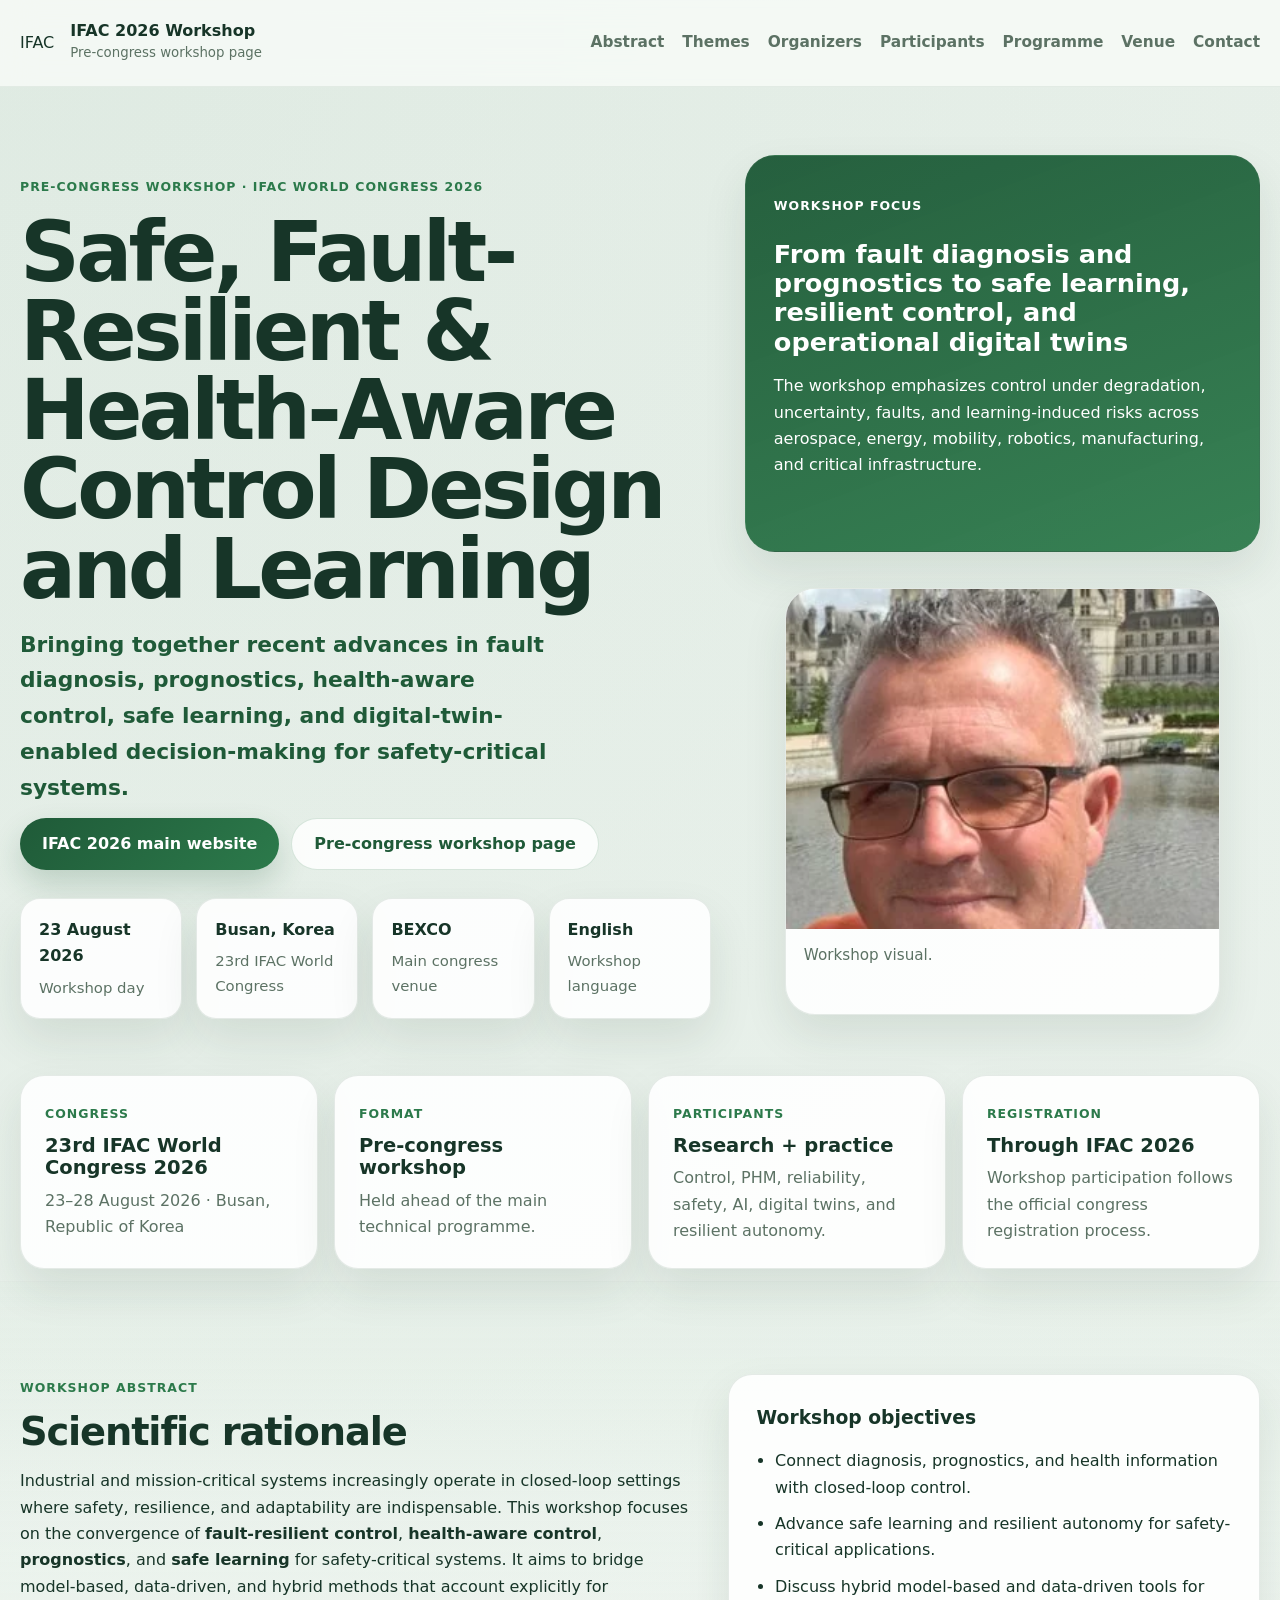
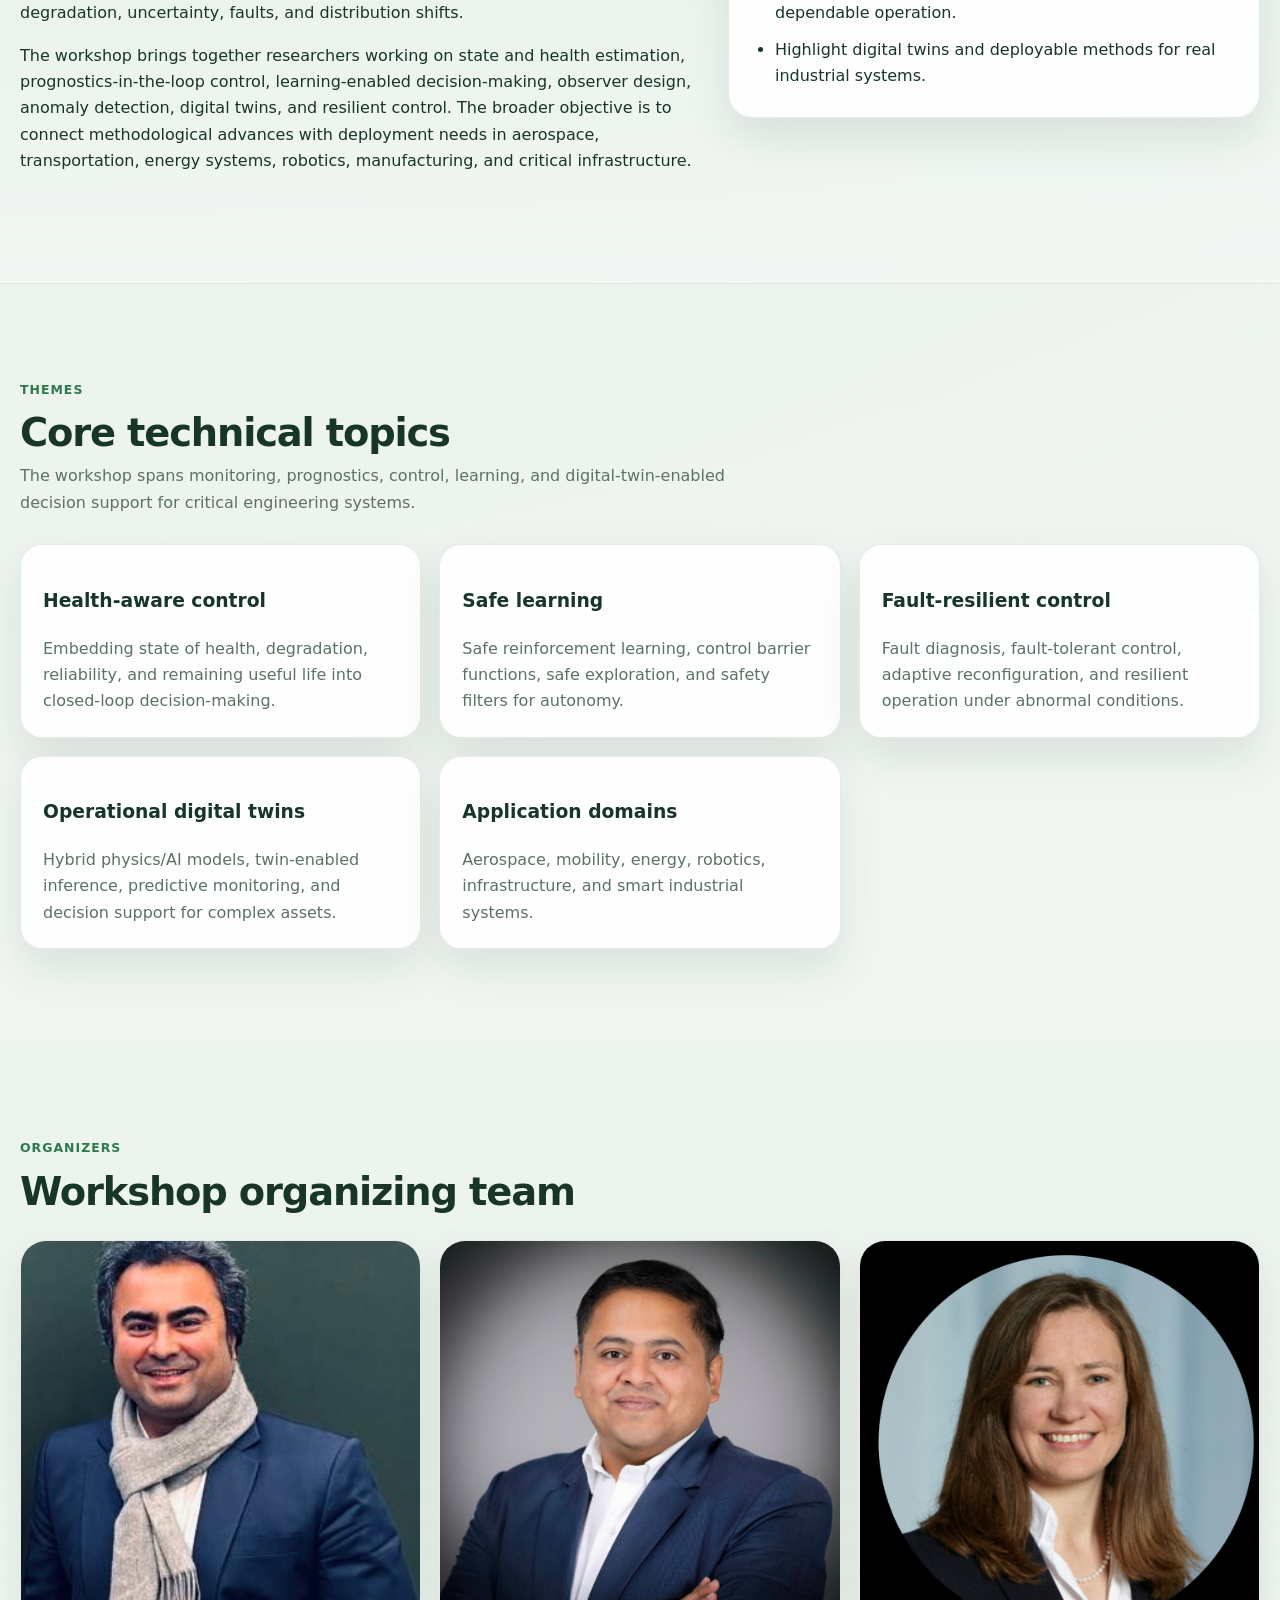
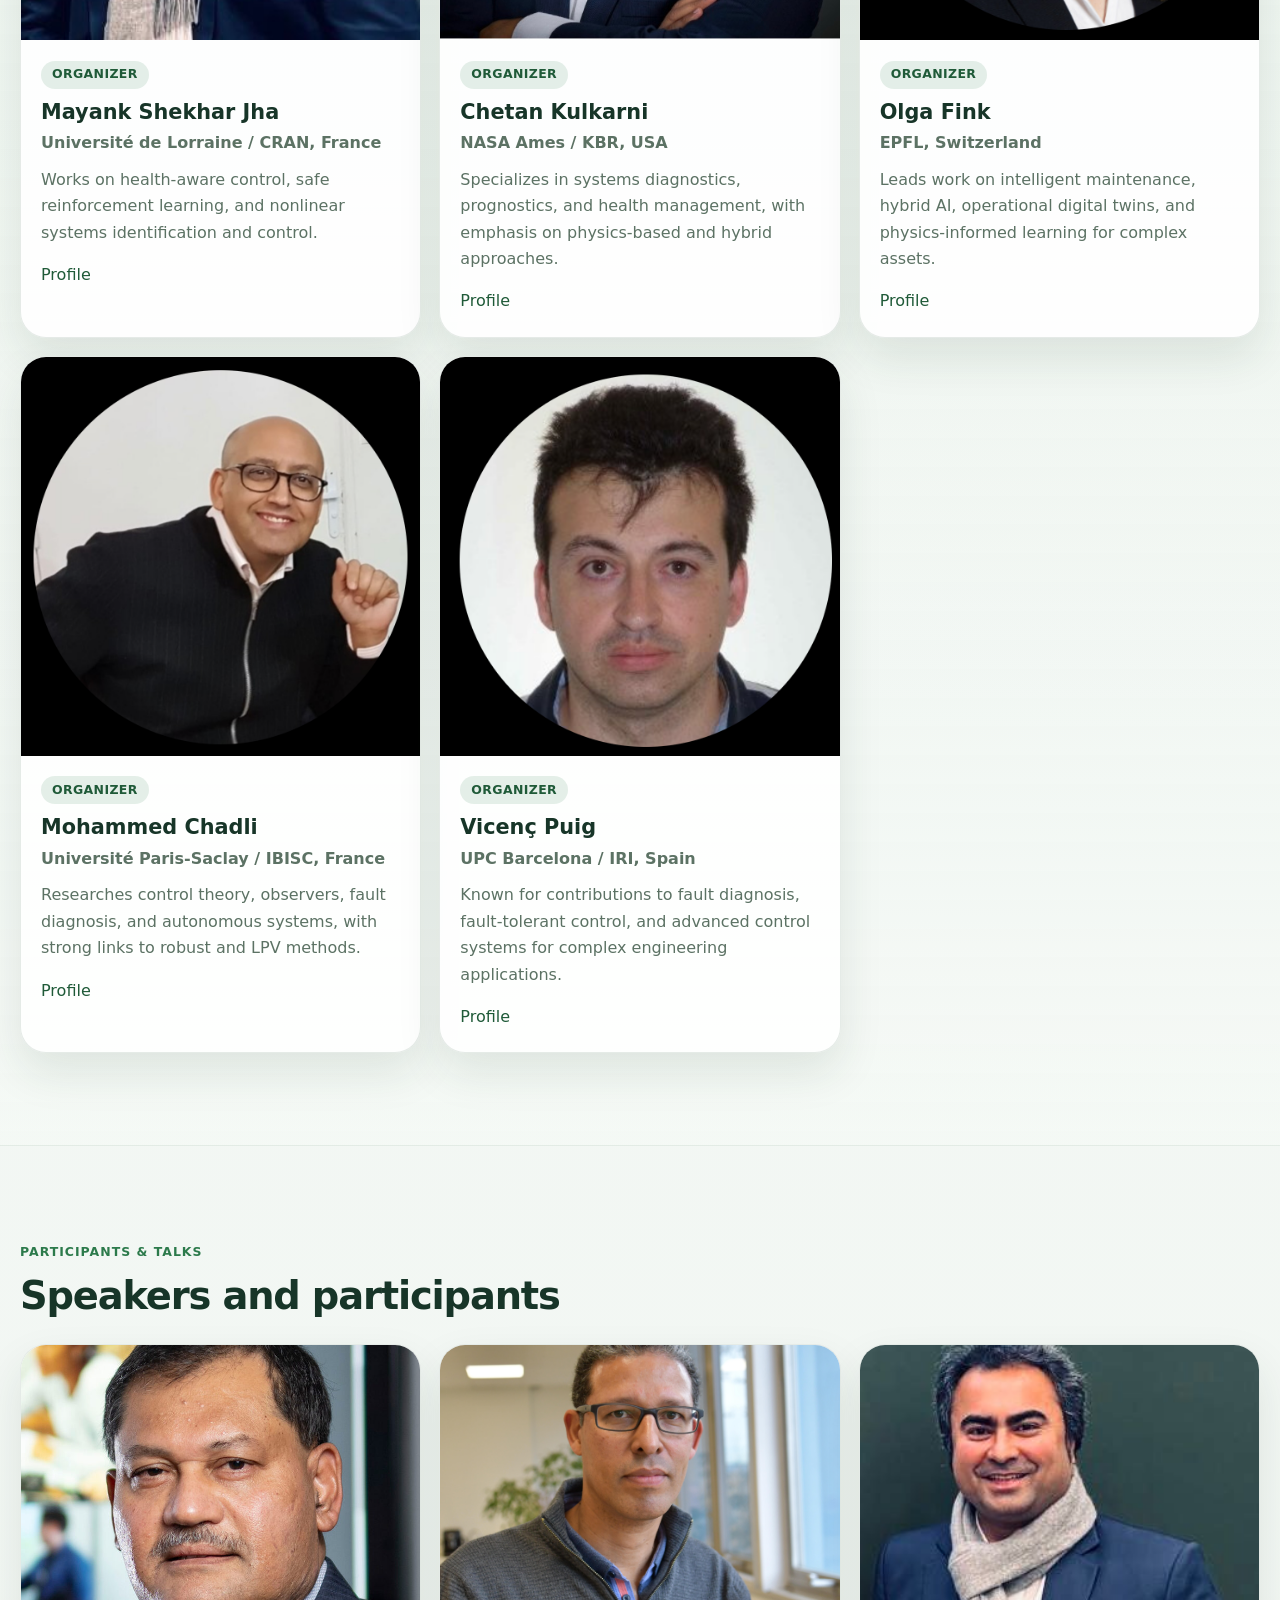
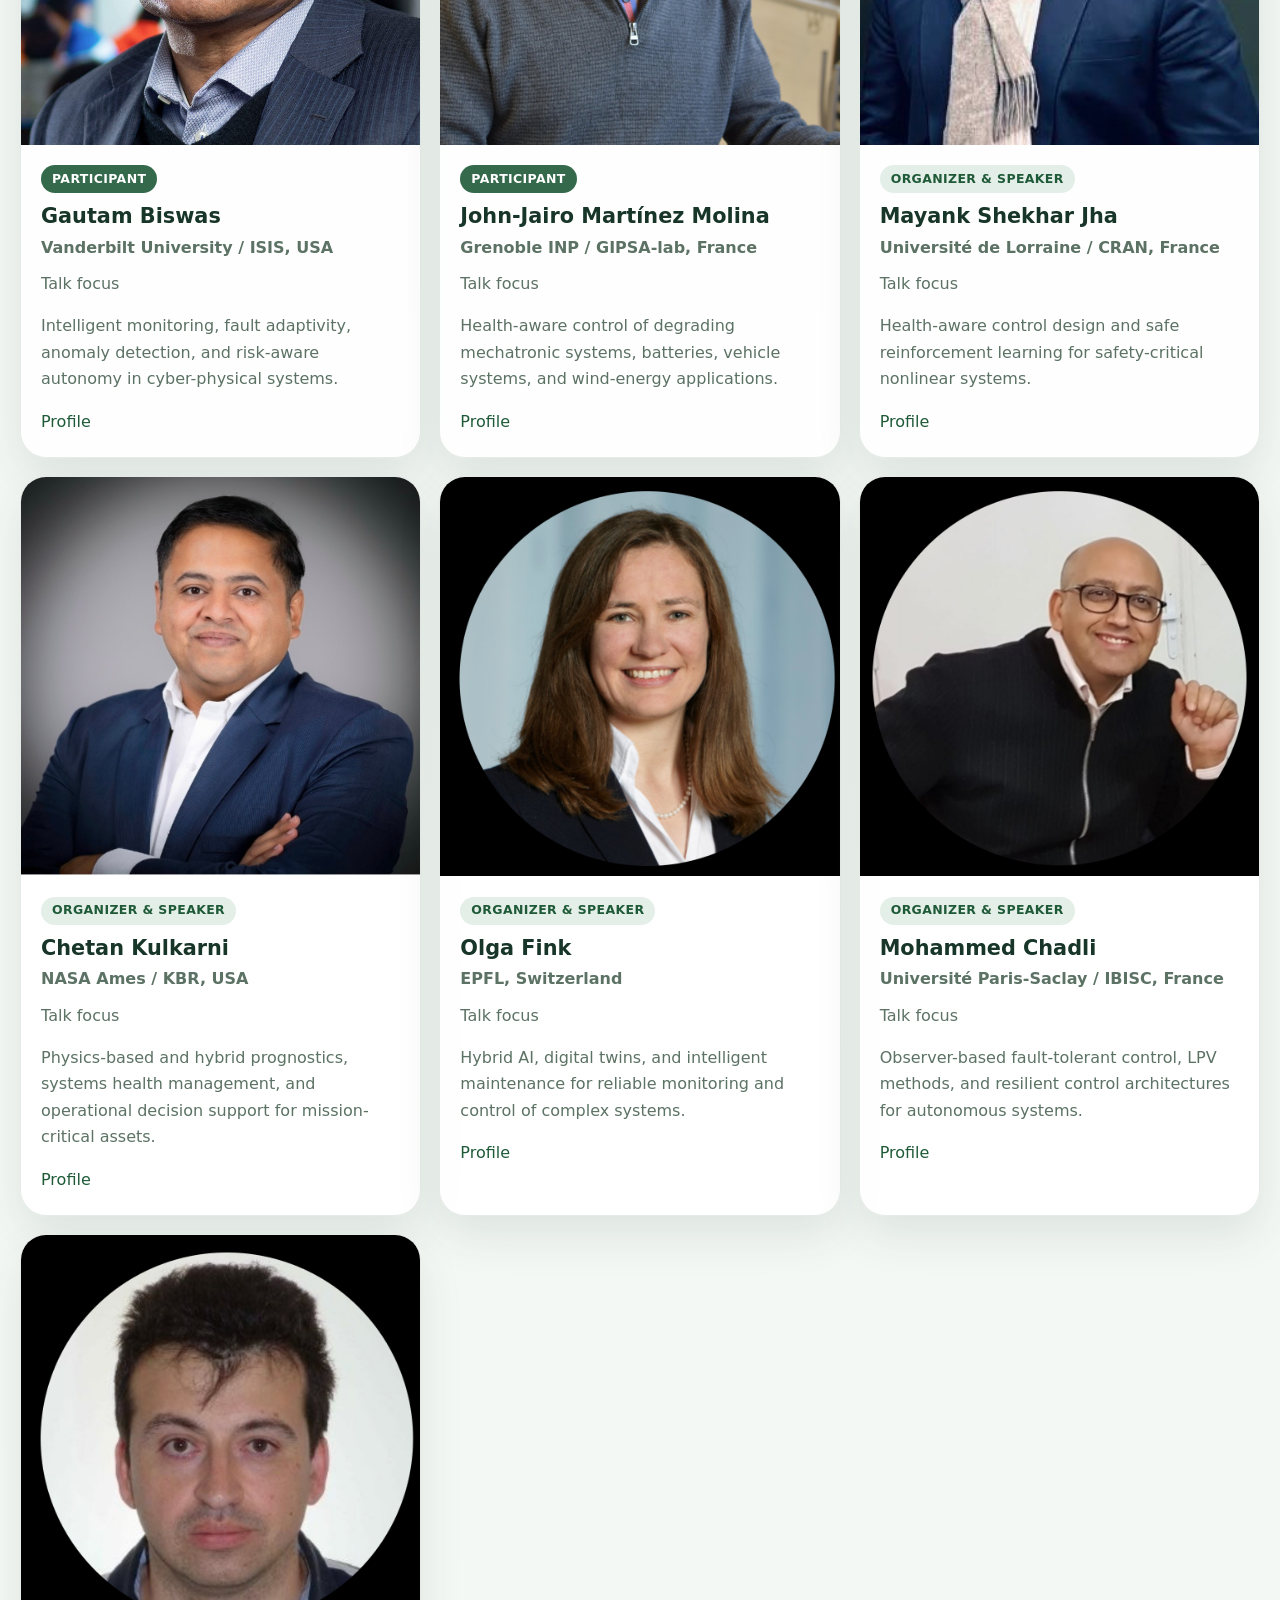
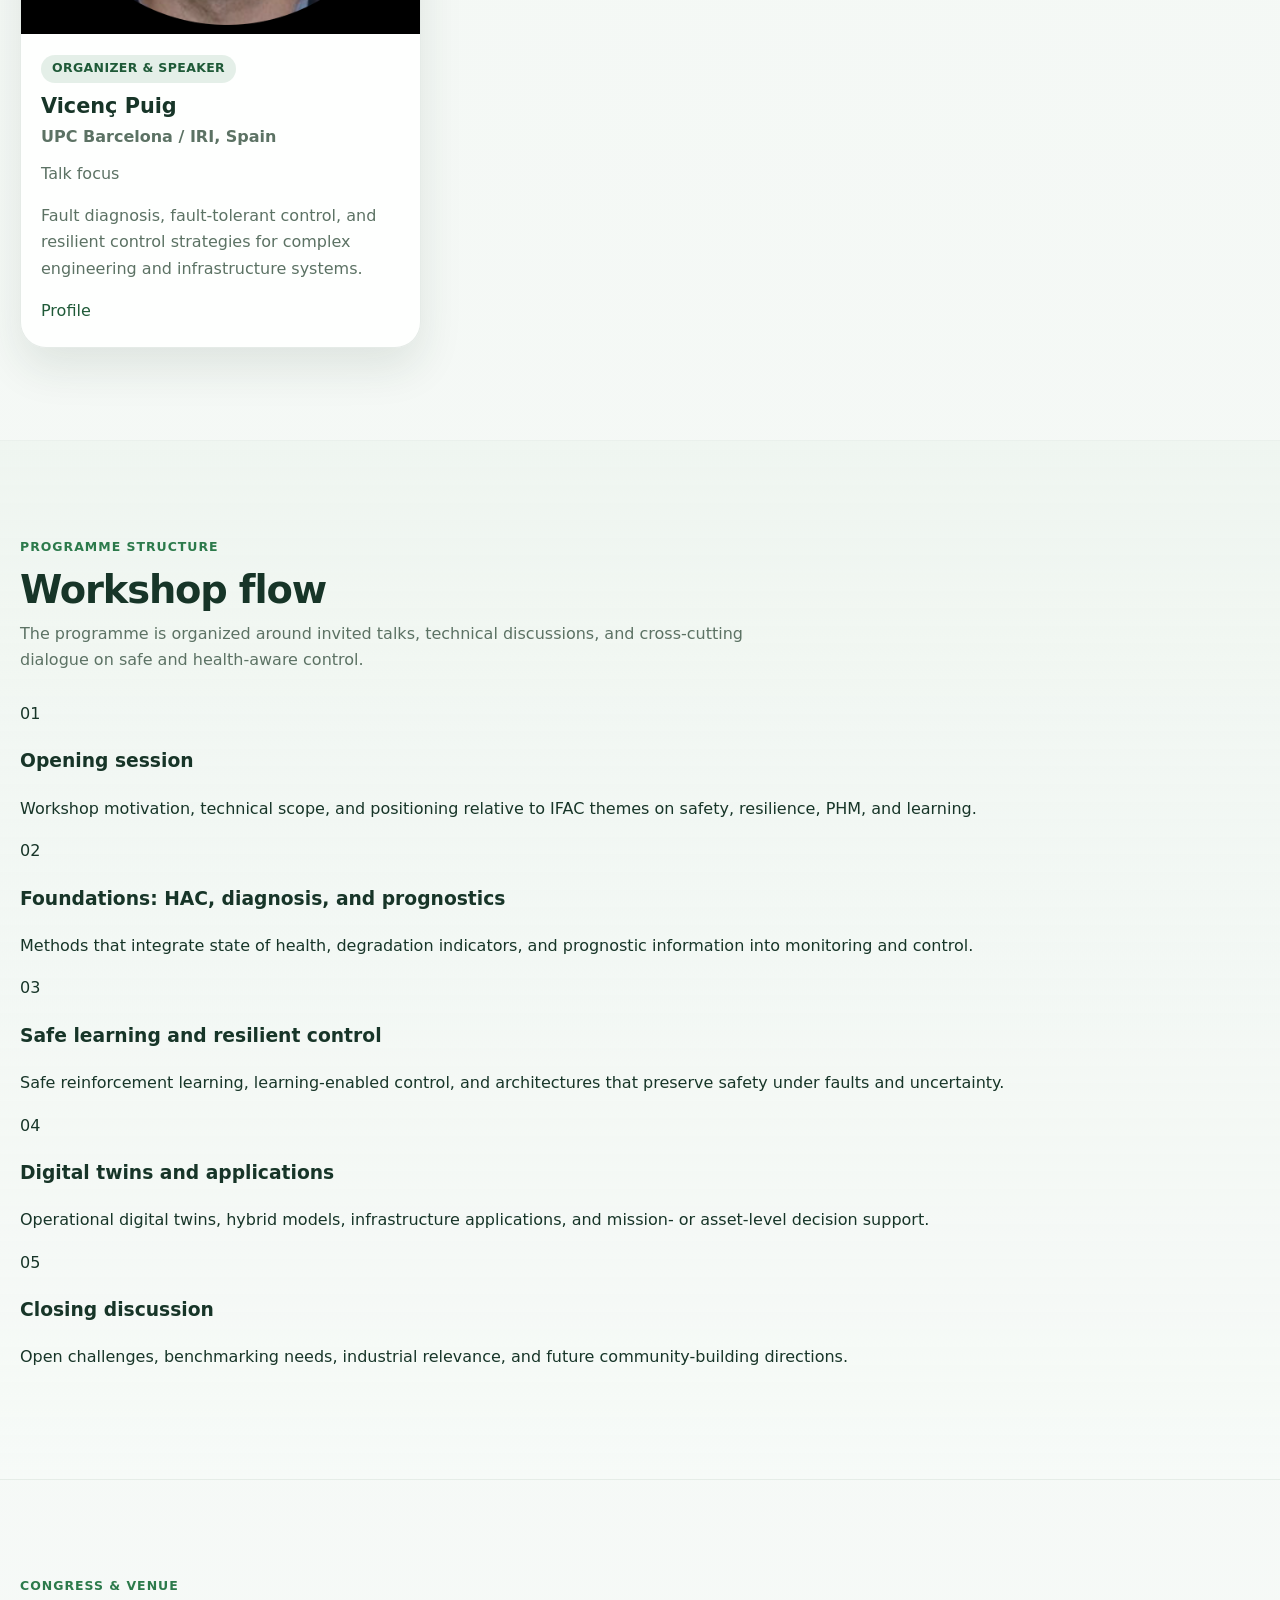
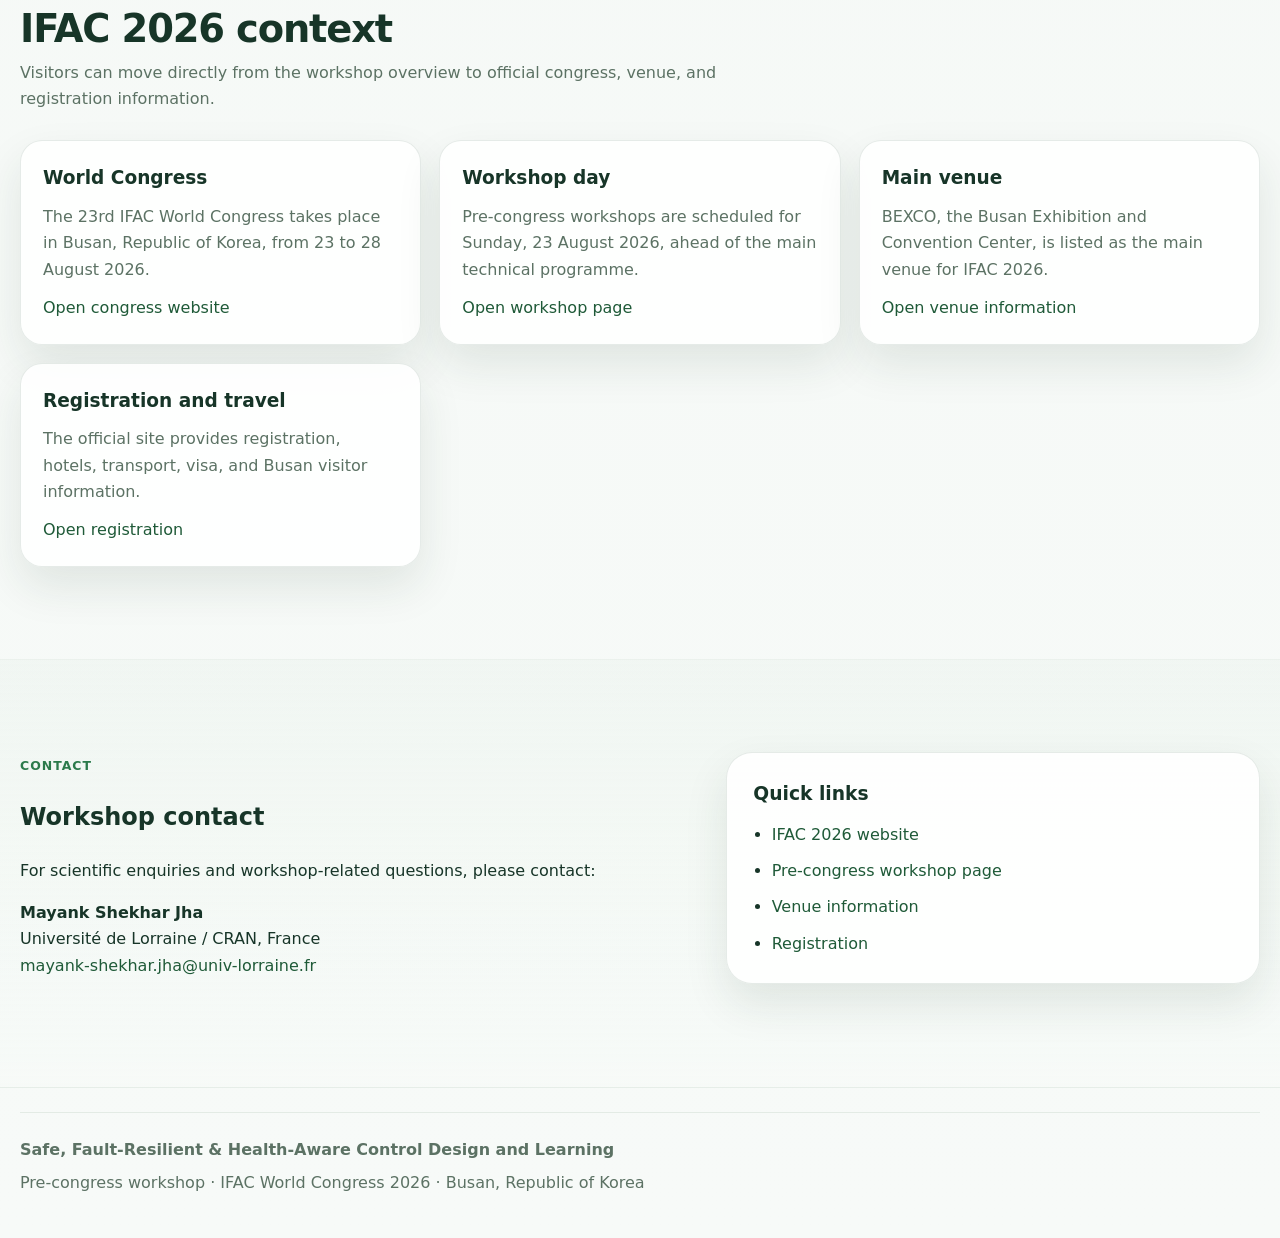
<file: index(4).html>
<!DOCTYPE html>
<html lang="en">
<head>
  <meta charset="utf-8" />
  <meta name="viewport" content="width=device-width, initial-scale=1" />
  <title>IFAC 2026 Workshop | Safe, Fault-Resilient &amp; Health-Aware Control Design and Learning</title>
  <meta name="description" content="Pre-congress workshop page for IFAC World Congress 2026 on safe, fault-resilient, and health-aware control design and learning." />
  <link rel="stylesheet" href="styles.css" />
</head>
<body>
  <header class="site-header">
    <div class="container nav-wrap">
      <a class="brand" href="#top" aria-label="Workshop home">
        <span class="brand-mark">IFAC</span>
        <span class="brand-text">
          <strong>IFAC 2026 Workshop</strong>
          <small>Pre-congress workshop page</small>
        </span>
      </a>

      <button class="nav-toggle" type="button" aria-expanded="false" aria-controls="site-nav" aria-label="Toggle navigation">
        <span></span><span></span><span></span>
      </button>

      <nav id="site-nav" class="site-nav" aria-label="Primary navigation">
        <a href="#abstract">Abstract</a>
        <a href="#themes">Themes</a>
        <a href="#organizers">Organizers</a>
        <a href="#participants">Participants</a>
        <a href="#programme">Programme</a>
        <a href="#venue">Venue</a>
        <a href="#contact">Contact</a>
      </nav>
    </div>
  </header>

  <main id="top">
    <section class="hero">
      <div class="container hero-grid">
        <div class="hero-copy">
          <div class="eyebrow">Pre-congress workshop · IFAC World Congress 2026</div>
          <h1>Safe, Fault-Resilient &amp; <span>Health-Aware Control Design and Learning</span></h1>
          <p class="hero-lead">
            Bringing together recent advances in fault diagnosis, prognostics, health-aware control,
            safe learning, and digital-twin-enabled decision-making for safety-critical systems.
          </p>

          <div class="hero-actions">
            <a class="button primary" href="https://www.ifac2026.org/fairDash.do?hl=ENG" target="_blank" rel="noopener noreferrer">IFAC 2026 main website</a>
            <a class="button secondary" href="https://www.ifac2026.org/fairOnline.do?selAction=single_page&amp;SYSTEM_IDX=214&amp;FAIRMENU_IDX=21710&amp;hl=ENG#/" target="_blank" rel="noopener noreferrer">Pre-congress workshop page</a>
          </div>

          <div class="hero-stats">
            <article>
              <strong>23 August 2026</strong>
              <span>Workshop day</span>
            </article>
            <article>
              <strong>Busan, Korea</strong>
              <span>23rd IFAC World Congress</span>
            </article>
            <article>
              <strong>BEXCO</strong>
              <span>Main congress venue</span>
            </article>
            <article>
              <strong>English</strong>
              <span>Workshop language</span>
            </article>
          </div>
        </div>

        <aside class="hero-panel" aria-label="Workshop snapshot">
          <div class="panel-card panel-card--highlight">
            <p class="panel-label">Workshop focus</p>
            <h2>From fault diagnosis and prognostics to safe learning, resilient control, and operational digital twins</h2>
            <p>
              The workshop emphasizes control under degradation, uncertainty, faults,
              and learning-induced risks across aerospace, energy, mobility, robotics,
              manufacturing, and critical infrastructure.
            </p>
          </div>

          <figure class="panel-visual">
            <img src="DT.webp" data-fallback="assets/images/DT.webp" alt="Workshop visual" />
            <figcaption>Workshop visual.</figcaption>
          </figure>
        </aside>
      </div>
    </section>

    <section class="info-strip">
      <div class="container info-strip-grid">
        <article>
          <span class="kicker">Congress</span>
          <h3>23rd IFAC World Congress 2026</h3>
          <p>23–28 August 2026 · Busan, Republic of Korea</p>
        </article>
        <article>
          <span class="kicker">Format</span>
          <h3>Pre-congress workshop</h3>
          <p>Held ahead of the main technical programme.</p>
        </article>
        <article>
          <span class="kicker">Participants</span>
          <h3>Research + practice</h3>
          <p>Control, PHM, reliability, safety, AI, digital twins, and resilient autonomy.</p>
        </article>
        <article>
          <span class="kicker">Registration</span>
          <h3>Through IFAC 2026</h3>
          <p>Workshop participation follows the official congress registration process.</p>
        </article>
      </div>
    </section>

    <section id="abstract" class="section section-soft">
      <div class="container two-col">
        <div>
          <div class="section-tag">Workshop abstract</div>
          <h2>Scientific rationale</h2>
          <p>
            Industrial and mission-critical systems increasingly operate in closed-loop settings where
            safety, resilience, and adaptability are indispensable. This workshop focuses on the
            convergence of <strong>fault-resilient control</strong>, <strong>health-aware control</strong>,
            <strong>prognostics</strong>, and <strong>safe learning</strong> for safety-critical systems.
            It aims to bridge model-based, data-driven, and hybrid methods that account explicitly for
            degradation, uncertainty, faults, and distribution shifts.
          </p>
          <p>
            The workshop brings together researchers working on state and health estimation,
            prognostics-in-the-loop control, learning-enabled decision-making,
            observer design, anomaly detection, digital twins, and resilient control.
            The broader objective is to connect methodological advances with deployment needs in
            aerospace, transportation, energy systems, robotics, manufacturing, and critical infrastructure.
          </p>
        </div>

        <div class="callout-card">
          <h3>Workshop objectives</h3>
          <ul>
            <li>Connect diagnosis, prognostics, and health information with closed-loop control.</li>
            <li>Advance safe learning and resilient autonomy for safety-critical applications.</li>
            <li>Discuss hybrid model-based and data-driven tools for dependable operation.</li>
            <li>Highlight digital twins and deployable methods for real industrial systems.</li>
          </ul>
        </div>
      </div>
    </section>

    <section id="themes" class="section">
      <div class="container">
        <div class="section-head">
          <div class="section-tag">Themes</div>
          <h2>Core technical topics</h2>
          <p>
            The workshop spans monitoring, prognostics, control, learning, and digital-twin-enabled decision support for critical engineering systems.
          </p>
        </div>

        <div class="topic-grid topic-grid--five">
          <article class="topic-card">
            <h3>Health-aware control</h3>
            <p>Embedding state of health, degradation, reliability, and remaining useful life into closed-loop decision-making.</p>
          </article>
          <article class="topic-card">
            <h3>Safe learning</h3>
            <p>Safe reinforcement learning, control barrier functions, safe exploration, and safety filters for autonomy.</p>
          </article>
          <article class="topic-card">
            <h3>Fault-resilient control</h3>
            <p>Fault diagnosis, fault-tolerant control, adaptive reconfiguration, and resilient operation under abnormal conditions.</p>
          </article>
          <article class="topic-card">
            <h3>Operational digital twins</h3>
            <p>Hybrid physics/AI models, twin-enabled inference, predictive monitoring, and decision support for complex assets.</p>
          </article>
          <article class="topic-card">
            <h3>Application domains</h3>
            <p>Aerospace, mobility, energy, robotics, infrastructure, and smart industrial systems.</p>
          </article>
        </div>
      </div>
    </section>

    <section id="organizers" class="section section-soft">
      <div class="container">
        <div class="section-head">
          <div class="section-tag">Organizers</div>
          <h2>Workshop organizing team</h2>
        </div>

        <div class="people-grid people-grid--organizers">
          <article class="person-card">
            <div class="person-photo"><img src="mayank_jha.jpeg" data-fallback="assets/images/mayank_jha.jpeg" alt="Portrait of Mayank Shekhar Jha" loading="lazy" /></div>
            <div class="person-body">
              <span class="badge">Organizer</span>
              <h3>Mayank Shekhar Jha</h3>
              <p class="affiliation">Université de Lorraine / CRAN, France</p>
              <p>Works on health-aware control, safe reinforcement learning, and nonlinear systems identification and control.</p>
              <a href="https://w3.cran.univ-lorraine.fr/mayank-shekhar.jha/?q=content%2Fmayank-shekhar-jha" target="_blank" rel="noopener noreferrer">Profile</a>
            </div>
          </article>

          <article class="person-card">
            <div class="person-photo"><img src="chetan_kulkarni.jpeg" data-fallback="assets/images/chetan_kulkarni.jpeg" alt="Portrait of Chetan Kulkarni" loading="lazy" /></div>
            <div class="person-body">
              <span class="badge">Organizer</span>
              <h3>Chetan Kulkarni</h3>
              <p class="affiliation">NASA Ames / KBR, USA</p>
              <p>Specializes in systems diagnostics, prognostics, and health management, with emphasis on physics-based and hybrid approaches.</p>
              <a href="https://ieee-ims.org/contact/dr-chetan-shrikant-kulkarni" target="_blank" rel="noopener noreferrer">Profile</a>
            </div>
          </article>

          <article class="person-card">
            <div class="person-photo"><img src="olga_fink.png" data-fallback="assets/images/olga_fink.png" alt="Portrait of Olga Fink" loading="lazy" /></div>
            <div class="person-body">
              <span class="badge">Organizer</span>
              <h3>Olga Fink</h3>
              <p class="affiliation">EPFL, Switzerland</p>
              <p>Leads work on intelligent maintenance, hybrid AI, operational digital twins, and physics-informed learning for complex assets.</p>
              <a href="https://people.epfl.ch/olga.fink?lang=en" target="_blank" rel="noopener noreferrer">Profile</a>
            </div>
          </article>

          <article class="person-card">
            <div class="person-photo"><img src="mohammed_chadli.png" data-fallback="assets/images/mohammed_chadli.png" alt="Portrait of Mohammed Chadli" loading="lazy" /></div>
            <div class="person-body">
              <span class="badge">Organizer</span>
              <h3>Mohammed Chadli</h3>
              <p class="affiliation">Université Paris-Saclay / IBISC, France</p>
              <p>Researches control theory, observers, fault diagnosis, and autonomous systems, with strong links to robust and LPV methods.</p>
              <a href="https://cv.hal.science/mohammed-chadli" target="_blank" rel="noopener noreferrer">Profile</a>
            </div>
          </article>

          <article class="person-card">
            <div class="person-photo"><img src="vicence_puig.png" data-fallback="assets/images/vicence_puig.png" alt="Portrait of Vicenç Puig" loading="lazy" /></div>
            <div class="person-body">
              <span class="badge">Organizer</span>
              <h3>Vicenç Puig</h3>
              <p class="affiliation">UPC Barcelona / IRI, Spain</p>
              <p>Known for contributions to fault diagnosis, fault-tolerant control, and advanced control systems for complex engineering applications.</p>
              <a href="https://www.iri.upc.edu/staff/vpuig" target="_blank" rel="noopener noreferrer">Profile</a>
            </div>
          </article>
        </div>
      </div>
    </section>

    <section id="participants" class="section">
      <div class="container">
        <div class="section-head">
          <div class="section-tag">Participants &amp; talks</div>
          <h2>Speakers and participants</h2>
        </div>

        <div class="people-grid">
          <article class="person-card speaker-card">
            <div class="person-photo"><img src="gautam_biswas.jpg" data-fallback="assets/images/gautam_biswas.jpg" alt="Portrait of Gautam Biswas" loading="lazy" /></div>
            <div class="person-body">
              <span class="badge badge-alt">Participant</span>
              <h3>Gautam Biswas</h3>
              <p class="affiliation">Vanderbilt University / ISIS, USA</p>
              <p class="talk-title">Talk focus</p>
              <p class="talk-copy">Intelligent monitoring, fault adaptivity, anomaly detection, and risk-aware autonomy in cyber-physical systems.</p>
              <a href="https://www.isis.vanderbilt.edu/gautam-biswas" target="_blank" rel="noopener noreferrer">Profile</a>
            </div>
          </article>

          <article class="person-card speaker-card">
            <div class="person-photo"><img src="john_jairo_molina.jpg" data-fallback="assets/images/john_jairo_molina.jpg" alt="Portrait of John-Jairo Martínez Molina" loading="lazy" /></div>
            <div class="person-body">
              <span class="badge badge-alt">Participant</span>
              <h3>John-Jairo Martínez Molina</h3>
              <p class="affiliation">Grenoble INP / GIPSA-lab, France</p>
              <p class="talk-title">Talk focus</p>
              <p class="talk-copy">Health-aware control of degrading mechatronic systems, batteries, vehicle systems, and wind-energy applications.</p>
              <a href="https://www.gipsa-lab.grenoble-inp.fr/user/john-jairo.martinez-molina" target="_blank" rel="noopener noreferrer">Profile</a>
            </div>
          </article>

          <article class="person-card speaker-card">
            <div class="person-photo"><img src="mayank_jha.jpeg" data-fallback="assets/images/mayank_jha.jpeg" alt="Portrait of Mayank Shekhar Jha" loading="lazy" /></div>
            <div class="person-body">
              <span class="badge">Organizer &amp; speaker</span>
              <h3>Mayank Shekhar Jha</h3>
              <p class="affiliation">Université de Lorraine / CRAN, France</p>
              <p class="talk-title">Talk focus</p>
              <p class="talk-copy">Health-aware control design and safe reinforcement learning for safety-critical nonlinear systems.</p>
              <a href="https://w3.cran.univ-lorraine.fr/mayank-shekhar.jha/?q=content%2Fmayank-shekhar-jha" target="_blank" rel="noopener noreferrer">Profile</a>
            </div>
          </article>

          <article class="person-card speaker-card">
            <div class="person-photo"><img src="chetan_kulkarni.jpeg" data-fallback="assets/images/chetan_kulkarni.jpeg" alt="Portrait of Chetan Kulkarni" loading="lazy" /></div>
            <div class="person-body">
              <span class="badge">Organizer &amp; speaker</span>
              <h3>Chetan Kulkarni</h3>
              <p class="affiliation">NASA Ames / KBR, USA</p>
              <p class="talk-title">Talk focus</p>
              <p class="talk-copy">Physics-based and hybrid prognostics, systems health management, and operational decision support for mission-critical assets.</p>
              <a href="https://ieee-ims.org/contact/dr-chetan-shrikant-kulkarni" target="_blank" rel="noopener noreferrer">Profile</a>
            </div>
          </article>

          <article class="person-card speaker-card">
            <div class="person-photo"><img src="olga_fink.png" data-fallback="assets/images/olga_fink.png" alt="Portrait of Olga Fink" loading="lazy" /></div>
            <div class="person-body">
              <span class="badge">Organizer &amp; speaker</span>
              <h3>Olga Fink</h3>
              <p class="affiliation">EPFL, Switzerland</p>
              <p class="talk-title">Talk focus</p>
              <p class="talk-copy">Hybrid AI, digital twins, and intelligent maintenance for reliable monitoring and control of complex systems.</p>
              <a href="https://people.epfl.ch/olga.fink?lang=en" target="_blank" rel="noopener noreferrer">Profile</a>
            </div>
          </article>

          <article class="person-card speaker-card">
            <div class="person-photo"><img src="mohammed_chadli.png" data-fallback="assets/images/mohammed_chadli.png" alt="Portrait of Mohammed Chadli" loading="lazy" /></div>
            <div class="person-body">
              <span class="badge">Organizer &amp; speaker</span>
              <h3>Mohammed Chadli</h3>
              <p class="affiliation">Université Paris-Saclay / IBISC, France</p>
              <p class="talk-title">Talk focus</p>
              <p class="talk-copy">Observer-based fault-tolerant control, LPV methods, and resilient control architectures for autonomous systems.</p>
              <a href="https://cv.hal.science/mohammed-chadli" target="_blank" rel="noopener noreferrer">Profile</a>
            </div>
          </article>

          <article class="person-card speaker-card">
            <div class="person-photo"><img src="vicence_puig.png" data-fallback="assets/images/vicence_puig.png" alt="Portrait of Vicenç Puig" loading="lazy" /></div>
            <div class="person-body">
              <span class="badge">Organizer &amp; speaker</span>
              <h3>Vicenç Puig</h3>
              <p class="affiliation">UPC Barcelona / IRI, Spain</p>
              <p class="talk-title">Talk focus</p>
              <p class="talk-copy">Fault diagnosis, fault-tolerant control, and resilient control strategies for complex engineering and infrastructure systems.</p>
              <a href="https://www.iri.upc.edu/staff/vpuig" target="_blank" rel="noopener noreferrer">Profile</a>
            </div>
          </article>
        </div>
      </div>
    </section>

    <section id="programme" class="section section-soft">
      <div class="container">
        <div class="section-head">
          <div class="section-tag">Programme structure</div>
          <h2>Workshop flow</h2>
          <p>
            The programme is organized around invited talks, technical discussions, and cross-cutting dialogue on safe and health-aware control.
          </p>
        </div>

        <div class="timeline">
          <article class="timeline-item">
            <span class="timeline-step">01</span>
            <div>
              <h3>Opening session</h3>
              <p>Workshop motivation, technical scope, and positioning relative to IFAC themes on safety, resilience, PHM, and learning.</p>
            </div>
          </article>
          <article class="timeline-item">
            <span class="timeline-step">02</span>
            <div>
              <h3>Foundations: HAC, diagnosis, and prognostics</h3>
              <p>Methods that integrate state of health, degradation indicators, and prognostic information into monitoring and control.</p>
            </div>
          </article>
          <article class="timeline-item">
            <span class="timeline-step">03</span>
            <div>
              <h3>Safe learning and resilient control</h3>
              <p>Safe reinforcement learning, learning-enabled control, and architectures that preserve safety under faults and uncertainty.</p>
            </div>
          </article>
          <article class="timeline-item">
            <span class="timeline-step">04</span>
            <div>
              <h3>Digital twins and applications</h3>
              <p>Operational digital twins, hybrid models, infrastructure applications, and mission- or asset-level decision support.</p>
            </div>
          </article>
          <article class="timeline-item">
            <span class="timeline-step">05</span>
            <div>
              <h3>Closing discussion</h3>
              <p>Open challenges, benchmarking needs, industrial relevance, and future community-building directions.</p>
            </div>
          </article>
        </div>
      </div>
    </section>

    <section id="venue" class="section">
      <div class="container">
        <div class="section-head">
          <div class="section-tag">Congress &amp; venue</div>
          <h2>IFAC 2026 context</h2>
          <p>
            Visitors can move directly from the workshop overview to official congress, venue, and registration information.
          </p>
        </div>

        <div class="venue-grid">
          <article class="venue-card">
            <h3>World Congress</h3>
            <p>The 23rd IFAC World Congress takes place in Busan, Republic of Korea, from 23 to 28 August 2026.</p>
            <a href="https://www.ifac2026.org/fairDash.do?hl=ENG" target="_blank" rel="noopener noreferrer">Open congress website</a>
          </article>

          <article class="venue-card">
            <h3>Workshop day</h3>
            <p>Pre-congress workshops are scheduled for Sunday, 23 August 2026, ahead of the main technical programme.</p>
            <a href="https://www.ifac2026.org/fairOnline.do?selAction=single_page&amp;SYSTEM_IDX=214&amp;FAIRMENU_IDX=21710&amp;hl=ENG#/" target="_blank" rel="noopener noreferrer">Open workshop page</a>
          </article>

          <article class="venue-card">
            <h3>Main venue</h3>
            <p>BEXCO, the Busan Exhibition and Convention Center, is listed as the main venue for IFAC 2026.</p>
            <a href="https://ifac2026.org/fairContents.do?FAIRMENU_IDX=21891&amp;hl=ENG" target="_blank" rel="noopener noreferrer">Open venue information</a>
          </article>

          <article class="venue-card">
            <h3>Registration and travel</h3>
            <p>The official site provides registration, hotels, transport, visa, and Busan visitor information.</p>
            <a href="https://www.ifac2026.org/fairContents.do?FAIRMENU_IDX=21697&amp;hl=ENG" target="_blank" rel="noopener noreferrer">Open registration</a>
          </article>
        </div>
      </div>
    </section>

    <section id="contact" class="section section-soft section-contact">
      <div class="container contact-grid">
        <div>
          <div class="section-tag">Contact</div>
          <h2>Workshop contact</h2>
          <p>
            For scientific enquiries and workshop-related questions, please contact:
          </p>
          <p>
            <strong>Mayank Shekhar Jha</strong><br />
            Université de Lorraine / CRAN, France<br />
            <a href="mailto:mayank-shekhar.jha@univ-lorraine.fr">mayank-shekhar.jha@univ-lorraine.fr</a>
          </p>
        </div>

        <div class="contact-card">
          <h3>Quick links</h3>
          <ul>
            <li><a href="https://www.ifac2026.org/fairDash.do?hl=ENG" target="_blank" rel="noopener noreferrer">IFAC 2026 website</a></li>
            <li><a href="https://www.ifac2026.org/fairOnline.do?selAction=single_page&amp;SYSTEM_IDX=214&amp;FAIRMENU_IDX=21710&amp;hl=ENG#/" target="_blank" rel="noopener noreferrer">Pre-congress workshop page</a></li>
            <li><a href="https://ifac2026.org/fairContents.do?FAIRMENU_IDX=21891&amp;hl=ENG" target="_blank" rel="noopener noreferrer">Venue information</a></li>
            <li><a href="https://www.ifac2026.org/fairContents.do?FAIRMENU_IDX=21697&amp;hl=ENG" target="_blank" rel="noopener noreferrer">Registration</a></li>
          </ul>
        </div>
      </div>
    </section>
  </main>

  <footer class="site-footer">
    <div class="container footer-clean">
      <p><strong>Safe, Fault-Resilient &amp; Health-Aware Control Design and Learning</strong></p>
      <p>Pre-congress workshop · IFAC World Congress 2026 · Busan, Republic of Korea</p>
    </div>
  </footer>

  <script>
    const toggle = document.querySelector('.nav-toggle');
    const nav = document.querySelector('.site-nav');
    if (toggle && nav) {
      toggle.addEventListener('click', () => {
        const expanded = toggle.getAttribute('aria-expanded') === 'true';
        toggle.setAttribute('aria-expanded', String(!expanded));
        nav.classList.toggle('open');
      });
      nav.querySelectorAll('a').forEach(link => {
        link.addEventListener('click', () => {
          nav.classList.remove('open');
          toggle.setAttribute('aria-expanded', 'false');
        });
      });
    }

    document.querySelectorAll('img[data-fallback]').forEach((img) => {
      img.addEventListener('error', function handleError() {
        const fallback = img.getAttribute('data-fallback');
        if (fallback && img.getAttribute('src') !== fallback) {
          img.setAttribute('src', fallback);
        }
      });
    });
  </script>
</body>
</html>
</file>
<file: styles.css>
:root {
  --bg: #edf3ee;
  --bg-soft: #f7fbf8;
  --surface: rgba(255, 255, 255, 0.88);
  --surface-strong: #ffffff;
  --surface-tint: #f2f7f3;
  --line: rgba(102, 132, 111, 0.16);
  --text: #173528;
  --muted: #5c7264;
  --primary: #1f5a38;
  --primary-2: #2c7a4b;
  --primary-3: #d9eadc;
  --shadow: 0 20px 44px rgba(27, 61, 41, 0.10);
  --radius: 30px;
  --radius-md: 24px;
  --radius-sm: 18px;
  --max: 1240px;
}

* { box-sizing: border-box; }

html { scroll-behavior: smooth; }

body {
  margin: 0;
  font-family: Inter, ui-sans-serif, system-ui, -apple-system, BlinkMacSystemFont, "Segoe UI", sans-serif;
  color: var(--text);
  background:
    radial-gradient(circle at top left, rgba(44, 122, 75, 0.08), transparent 28%),
    linear-gradient(180deg, #eef4ef 0%, #f7faf8 100%);
  line-height: 1.65;
}

img { max-width: 100%; display: block; }

a { color: var(--primary); text-decoration: none; }
a:hover { text-decoration: underline; }

.container {
  width: min(var(--max), calc(100% - 36px));
  margin: 0 auto;
}

.site-header {
  position: sticky;
  top: 0;
  z-index: 40;
  backdrop-filter: blur(16px);
  background: rgba(245, 250, 246, 0.90);
  border-bottom: 1px solid rgba(103, 134, 114, 0.12);
}

.nav-wrap {
  min-height: 86px;
  display: flex;
  align-items: center;
  justify-content: space-between;
  gap: 24px;
}

.brand {
  display: inline-flex;
  align-items: center;
  gap: 16px;
  color: var(--text);
}

.brand:hover { text-decoration: none; }

.brand-logos {
  display: flex;
  align-items: center;
  gap: 10px;
}

.logo-federation {
  height: 42px;
  width: auto;
  object-fit: contain;
}

.logo-congress {
  height: 46px;
  width: auto;
  object-fit: contain;
}

.brand-text {
  display: grid;
  gap: 2px;
}

.brand-text strong {
  font-size: 1rem;
  line-height: 1.15;
}

.brand-text small {
  color: var(--muted);
}

.site-nav {
  display: flex;
  align-items: center;
  gap: 18px;
}

.site-nav a {
  color: var(--muted);
  font-weight: 700;
  font-size: 0.96rem;
}

.site-nav a:hover {
  color: var(--primary);
  text-decoration: none;
}

.nav-toggle {
  display: none;
  width: 48px;
  height: 48px;
  border-radius: 14px;
  border: 1px solid var(--line);
  background: var(--surface-strong);
  cursor: pointer;
  padding: 0;
}

.nav-toggle span {
  display: block;
  width: 22px;
  height: 2px;
  background: var(--text);
  margin: 5px auto;
  border-radius: 99px;
}

.hero {
  padding: 68px 0 44px;
}

.hero-grid {
  display: grid;
  grid-template-columns: 1.18fr 0.88fr;
  gap: 34px;
  align-items: stretch;
}

.hero-copy {
  padding: 18px 0 12px;
}

.eyebrow,
.section-tag,
.kicker,
.panel-label,
.outline-step {
  display: inline-block;
  text-transform: uppercase;
  letter-spacing: 0.08em;
  font-weight: 800;
  font-size: 0.78rem;
  color: var(--primary-2);
}

.hero h1 {
  margin: 14px 0 18px;
  font-size: clamp(2.8rem, 6.8vw, 5.2rem);
  line-height: 0.95;
  letter-spacing: -0.045em;
  max-width: 11.2ch;
}

.hero-lead {
  margin: 0 0 12px;
  font-size: clamp(1.08rem, 2.05vw, 1.36rem);
  color: var(--primary);
  max-width: 36ch;
  font-weight: 650;
}

.hero-sublead {
  margin: 0 0 28px;
  font-size: 1.03rem;
  color: var(--muted);
  max-width: 70ch;
}

.hero-actions {
  display: flex;
  flex-wrap: wrap;
  gap: 12px;
  margin-bottom: 28px;
}

.button {
  display: inline-flex;
  align-items: center;
  justify-content: center;
  min-height: 52px;
  padding: 0 22px;
  border-radius: 999px;
  font-weight: 800;
  transition: transform 0.15s ease, box-shadow 0.15s ease;
}

.button:hover {
  transform: translateY(-1px);
  text-decoration: none;
}

.button.primary {
  color: #fff;
  background: linear-gradient(135deg, var(--primary), var(--primary-2));
  box-shadow: 0 14px 30px rgba(31, 90, 56, 0.2);
}

.button.secondary {
  color: var(--primary);
  background: rgba(255, 255, 255, 0.84);
  border: 1px solid rgba(44, 122, 75, 0.18);
}

.hero-stats {
  display: grid;
  grid-template-columns: repeat(4, minmax(0, 1fr));
  gap: 14px;
}

.hero-stats article,
.info-strip article,
.topic-card,
.person-card,
.callout-card,
.contact-card,
.panel-card,
.panel-visual,
.outline-card,
.talk-card,
.venue-card,
.note-card,
.schedule-wrap {
  background: var(--surface);
  border: 1px solid var(--line);
  box-shadow: var(--shadow);
}

.hero-stats article {
  padding: 18px;
  border-radius: 20px;
}

.hero-stats strong {
  display: block;
  font-size: 1rem;
}

.hero-stats span {
  display: block;
  margin-top: 6px;
  color: var(--muted);
  font-size: 0.93rem;
}

.hero-panel {
  display: grid;
  gap: 20px;
}

.panel-card {
  padding: 28px;
  border-radius: var(--radius);
}

.panel-card--highlight {
  background: linear-gradient(160deg, rgba(31, 90, 56, 0.97), rgba(44, 122, 75, 0.94));
  color: #fff;
}

.panel-card--highlight .panel-label,
.panel-card--highlight p,
.panel-card--highlight li,
.panel-card--highlight h2 {
  color: #fff;
}

.panel-card h2 {
  margin: 10px 0 16px;
  font-size: clamp(1.5rem, 2vw, 2rem);
  line-height: 1.15;
}

.highlight-list {
  margin: 0;
  padding-left: 1.2rem;
}

.highlight-list li + li { margin-top: 10px; }

.panel-visual {
  overflow: hidden;
  border-radius: var(--radius);
}

.panel-visual img {
  width: 100%;
  height: 340px;
  object-fit: cover;
  object-position: center top;
}

.panel-visual figcaption {
  padding: 14px 18px 18px;
  color: var(--muted);
  font-size: 0.95rem;
}

.info-strip {
  padding-bottom: 12px;
}

.info-strip-grid {
  display: grid;
  grid-template-columns: repeat(4, minmax(0, 1fr));
  gap: 16px;
}

.info-strip article {
  padding: 24px;
  border-radius: 24px;
}

.info-strip h3 {
  margin: 8px 0 8px;
  font-size: 1.22rem;
  line-height: 1.15;
}

.info-strip p {
  margin: 0;
  color: var(--muted);
}

.section {
  padding: 92px 0;
}

.section-soft {
  background:
    linear-gradient(180deg, rgba(220, 235, 223, 0.22), rgba(247, 251, 248, 0.45));
  border-top: 1px solid rgba(127, 155, 134, 0.10);
  border-bottom: 1px solid rgba(127, 155, 134, 0.10);
}

.section-head {
  margin-bottom: 28px;
}

.section-head p {
  margin: 10px 0 0;
  max-width: 72ch;
  color: var(--muted);
}

.section-head-tight {
  margin-top: 36px;
  margin-bottom: 18px;
}

.section-head h2,
.two-col h2 {
  margin: 10px 0 0;
  font-size: clamp(2rem, 3vw, 2.7rem);
  line-height: 1.08;
  letter-spacing: -0.03em;
}

.section-head h3 {
  margin: 0;
  font-size: 1.4rem;
  letter-spacing: -0.02em;
}

.two-col {
  display: grid;
  grid-template-columns: 1.12fr 0.88fr;
  gap: 30px;
  align-items: start;
}

.callout-card {
  padding: 28px;
  border-radius: var(--radius-md);
}

.callout-card h3,
.callout-card h4 {
  margin: 0 0 14px;
}

.callout-card ul {
  margin: 0;
  padding-left: 1.15rem;
}

.callout-card li + li {
  margin-top: 10px;
}

.keyword-block {
  margin-top: 22px;
  padding-top: 18px;
  border-top: 1px solid rgba(127, 155, 134, 0.16);
}

.outline-grid,
.topic-grid,
.people-grid,
.talk-grid,
.venue-grid {
  display: grid;
  gap: 18px;
}

.outline-grid {
  grid-template-columns: repeat(3, minmax(0, 1fr));
}

.outline-card {
  padding: 24px;
  border-radius: 24px;
}

.outline-card h3 {
  margin: 10px 0 10px;
  font-size: 1.35rem;
  line-height: 1.12;
}

.outline-card p {
  margin: 0;
  color: var(--muted);
}

.topic-grid {
  grid-template-columns: repeat(3, minmax(0, 1fr));
}

.topic-card {
  padding: 22px;
  border-radius: 22px;
}

.topic-card h4 {
  margin: 0 0 8px;
  font-size: 1.12rem;
  line-height: 1.2;
}

.topic-card p {
  margin: 0;
  color: var(--muted);
}

.people-grid {
  grid-template-columns: repeat(3, minmax(0, 1fr));
}

.people-grid--organizers {
  grid-template-columns: repeat(3, minmax(0, 1fr));
}

.person-card {
  overflow: hidden;
  border-radius: 26px;
}

.person-photo {
  aspect-ratio: 1 / 1;
  background: #e8f0e9;
}

.person-photo img {
  width: 100%;
  height: 100%;
  object-fit: cover;
}

.person-body {
  padding: 20px 20px 22px;
}

.badge {
  display: inline-flex;
  min-height: 28px;
  padding: 0 11px;
  align-items: center;
  border-radius: 999px;
  background: rgba(44, 122, 75, 0.12);
  color: var(--primary);
  font-size: 0.78rem;
  font-weight: 800;
  letter-spacing: 0.03em;
  text-transform: uppercase;
}

.badge-alt {
  background: rgba(31, 90, 56, 0.9);
  color: #fff;
}

.person-card h3 {
  margin: 12px 0 6px;
  font-size: 1.3rem;
  line-height: 1.14;
}

.affiliation {
  margin: 0 0 10px;
  color: var(--primary);
  font-weight: 700;
}

.person-body p {
  margin-top: 0;
  color: var(--muted);
}

.inline-link {
  font-weight: 700;
}

.talk-grid {
  grid-template-columns: 1fr;
}

.talk-card {
  padding: 24px;
  border-radius: 26px;
}

.talk-head {
  display: grid;
  grid-template-columns: 110px 1fr;
  gap: 18px;
  align-items: start;
}

.talk-avatars {
  display: grid;
  gap: 10px;
}

.talk-avatars img {
  width: 100px;
  height: 100px;
  border-radius: 22px;
  object-fit: cover;
  border: 1px solid rgba(44, 122, 75, 0.12);
  background: #eef4ef;
}

.talk-avatars.dual {
  grid-template-columns: repeat(2, 1fr);
  width: 100%;
}

.talk-avatars.dual img {
  width: 100%;
  height: 96px;
  border-radius: 18px;
}

.talk-number {
  display: inline-flex;
  padding: 0 11px;
  min-height: 30px;
  align-items: center;
  border-radius: 999px;
  background: rgba(31, 90, 56, 0.1);
  color: var(--primary);
  font-size: 0.82rem;
  font-weight: 800;
  letter-spacing: 0.04em;
  text-transform: uppercase;
}

.talk-card h3 {
  margin: 12px 0 8px;
  font-size: 1.42rem;
  line-height: 1.16;
  letter-spacing: -0.02em;
}

.talk-speakers {
  margin: 0 0 10px;
  color: var(--primary);
  font-weight: 700;
}

.talk-summary {
  margin: 0 0 14px;
  color: var(--muted);
}

.chip-row {
  display: flex;
  flex-wrap: wrap;
  gap: 8px;
}

.chip-row span {
  display: inline-flex;
  align-items: center;
  min-height: 30px;
  padding: 0 12px;
  border-radius: 999px;
  background: rgba(44, 122, 75, 0.10);
  color: var(--primary);
  font-size: 0.88rem;
  font-weight: 700;
}

.chip-row--keywords span {
  background: rgba(31, 90, 56, 0.88);
  color: #fff;
}

.talk-note {
  margin: 12px 0 0;
  font-size: 0.94rem;
  color: var(--muted);
}

details {
  margin-top: 18px;
  border-top: 1px solid rgba(127, 155, 134, 0.16);
  padding-top: 14px;
}

summary {
  cursor: pointer;
  font-weight: 800;
  color: var(--primary);
  list-style: none;
}

summary::-webkit-details-marker { display: none; }

.details-body {
  margin-top: 14px;
}

.details-body p {
  margin: 0 0 12px;
  color: var(--muted);
}

.note-card {
  margin-top: 20px;
  padding: 24px;
  border-radius: 24px;
}

.note-card h3 {
  margin: 0 0 8px;
  font-size: 1.14rem;
}

.note-card p {
  margin: 0;
  color: var(--muted);
}

.schedule-wrap {
  overflow: hidden;
  border-radius: 26px;
}

.schedule-table {
  width: 100%;
  border-collapse: collapse;
  background: transparent;
}

.schedule-table thead th {
  text-align: left;
  background: linear-gradient(135deg, rgba(31, 90, 56, 0.95), rgba(44, 122, 75, 0.9));
  color: #fff;
  padding: 18px 20px;
  font-size: 0.95rem;
  letter-spacing: 0.04em;
  text-transform: uppercase;
}

.schedule-table tbody th,
.schedule-table tbody td {
  text-align: left;
  padding: 17px 20px;
  border-top: 1px solid rgba(127, 155, 134, 0.14);
  vertical-align: top;
}

.schedule-table tbody th {
  width: 180px;
  color: var(--primary);
  font-size: 0.95rem;
}

.schedule-table tbody td {
  color: var(--text);
}

.schedule-note {
  margin: 14px 0 0;
  color: var(--muted);
  font-size: 0.95rem;
}

.venue-shell {
  display: grid;
  grid-template-columns: 0.98fr 1.02fr;
  gap: 26px;
  align-items: start;
}

.venue-copy p {
  color: var(--muted);
}

.venue-grid {
  grid-template-columns: repeat(3, minmax(0, 1fr));
  margin-top: 22px;
}

.venue-card {
  padding: 22px;
  border-radius: 22px;
}

.venue-card h3 {
  margin: 0 0 10px;
  font-size: 1.16rem;
}

.venue-card p {
  margin: 0 0 12px;
  color: var(--muted);
}

.venue-visual {
  overflow: hidden;
  border-radius: 28px;
  background: var(--surface);
  border: 1px solid var(--line);
  box-shadow: var(--shadow);
  margin: 0;
}

.venue-visual img {
  width: 100%;
  height: 100%;
  min-height: 420px;
  object-fit: cover;
  object-position: center top;
}

.venue-visual figcaption {
  padding: 14px 18px 18px;
  color: var(--muted);
  font-size: 0.95rem;
}

.contact-grid {
  display: grid;
  grid-template-columns: 1fr 0.78fr;
  gap: 22px;
  align-items: start;
}

.contact-card {
  padding: 26px;
  border-radius: 26px;
}

.contact-card h3 {
  margin: 0 0 12px;
}

.contact-card ul {
  margin: 0;
  padding-left: 1.15rem;
}

.contact-card li + li {
  margin-top: 10px;
}

.site-footer {
  padding: 24px 0 42px;
}

.footer-clean {
  border-top: 1px solid rgba(127, 155, 134, 0.16);
  padding-top: 24px;
}

.footer-clean p {
  margin: 0;
  color: var(--muted);
}

.footer-clean p + p {
  margin-top: 6px;
}

@media (max-width: 1120px) {
  .hero-grid,
  .two-col,
  .venue-shell,
  .contact-grid {
    grid-template-columns: 1fr;
  }

  .people-grid,
  .people-grid--organizers,
  .outline-grid,
  .topic-grid,
  .venue-grid,
  .info-strip-grid {
    grid-template-columns: repeat(2, minmax(0, 1fr));
  }

  .hero h1 {
    max-width: 100%;
  }
}

@media (max-width: 820px) {
  .nav-toggle { display: block; }

  .site-nav {
    position: absolute;
    right: 18px;
    top: 76px;
    flex-direction: column;
    align-items: stretch;
    min-width: 240px;
    padding: 14px;
    border-radius: 18px;
    background: rgba(255, 255, 255, 0.98);
    border: 1px solid var(--line);
    box-shadow: var(--shadow);
    display: none;
  }

  .site-nav.open { display: flex; }

  .hero-stats,
  .people-grid,
  .people-grid--organizers,
  .outline-grid,
  .topic-grid,
  .venue-grid,
  .info-strip-grid {
    grid-template-columns: 1fr;
  }

  .talk-head {
    grid-template-columns: 1fr;
  }

  .talk-avatars {
    grid-template-columns: repeat(2, minmax(0, 100px));
  }

  .talk-avatars.dual {
    grid-template-columns: repeat(2, minmax(0, 1fr));
    max-width: 210px;
  }

  .panel-visual img {
    height: 280px;
  }
}

@media (max-width: 640px) {
  .container {
    width: min(var(--max), calc(100% - 22px));
  }

  .nav-wrap {
    min-height: 76px;
    gap: 12px;
  }

  .brand {
    gap: 10px;
  }

  .brand-text strong {
    font-size: 0.92rem;
  }

  .brand-text small {
    font-size: 0.82rem;
  }

  .logo-federation {
    height: 34px;
  }

  .logo-congress {
    height: 38px;
  }

  .section {
    padding: 74px 0;
  }

  .hero {
    padding-top: 42px;
  }

  .hero h1 {
    font-size: clamp(2.35rem, 13vw, 3.6rem);
  }

  .hero-stats article,
  .callout-card,
  .topic-card,
  .outline-card,
  .talk-card,
  .venue-card,
  .contact-card,
  .info-strip article {
    padding-left: 18px;
    padding-right: 18px;
  }

  .schedule-table thead {
    display: none;
  }

  .schedule-table,
  .schedule-table tbody,
  .schedule-table tr,
  .schedule-table th,
  .schedule-table td {
    display: block;
    width: 100%;
  }

  .schedule-table tbody tr {
    padding: 14px 0;
    border-top: 1px solid rgba(127, 155, 134, 0.14);
  }

  .schedule-table tbody th,
  .schedule-table tbody td {
    border-top: 0;
    padding: 0 18px 8px;
  }

  .schedule-table tbody th {
    padding-top: 4px;
  }

  .venue-visual img {
    min-height: 280px;
  }
}


.details-body ul {
  margin: 0 0 12px;
  padding-left: 1.2rem;
  color: var(--muted);
}

.details-body li + li {
  margin-top: 8px;
}
</file>
